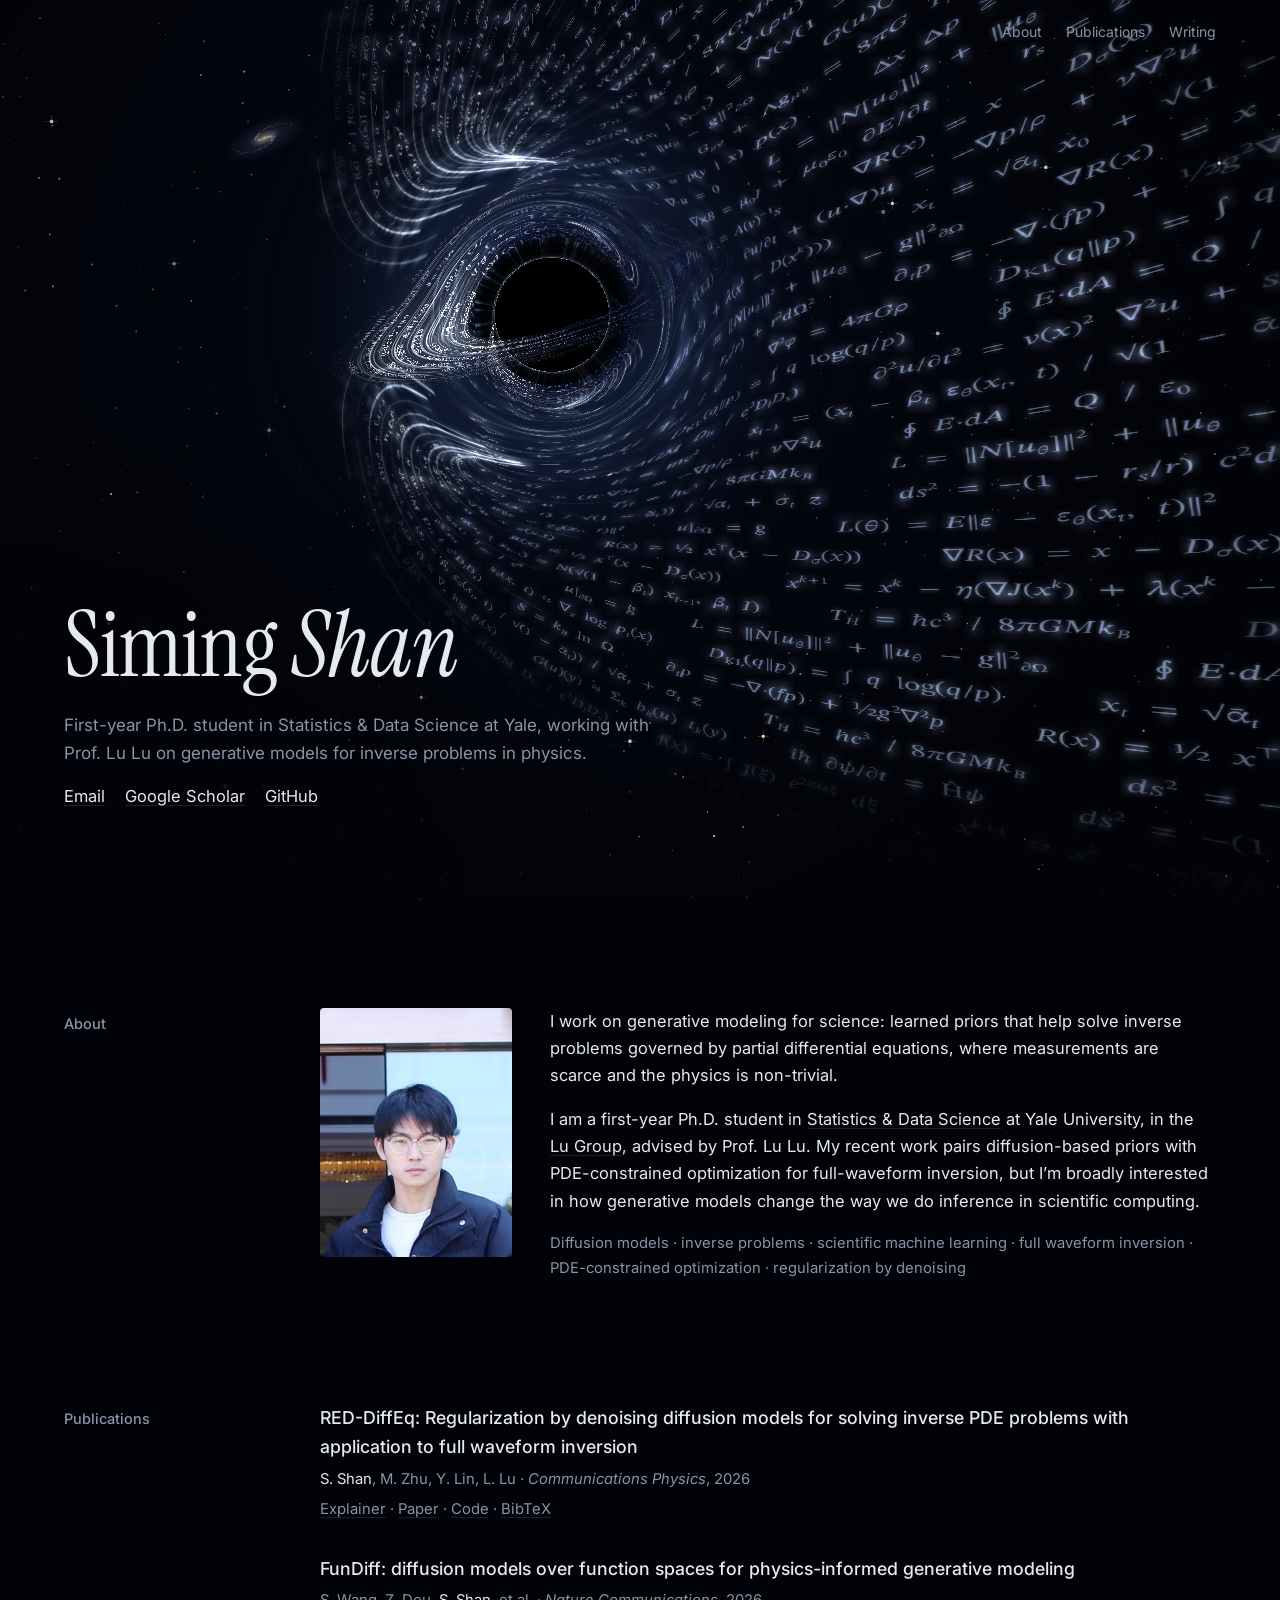
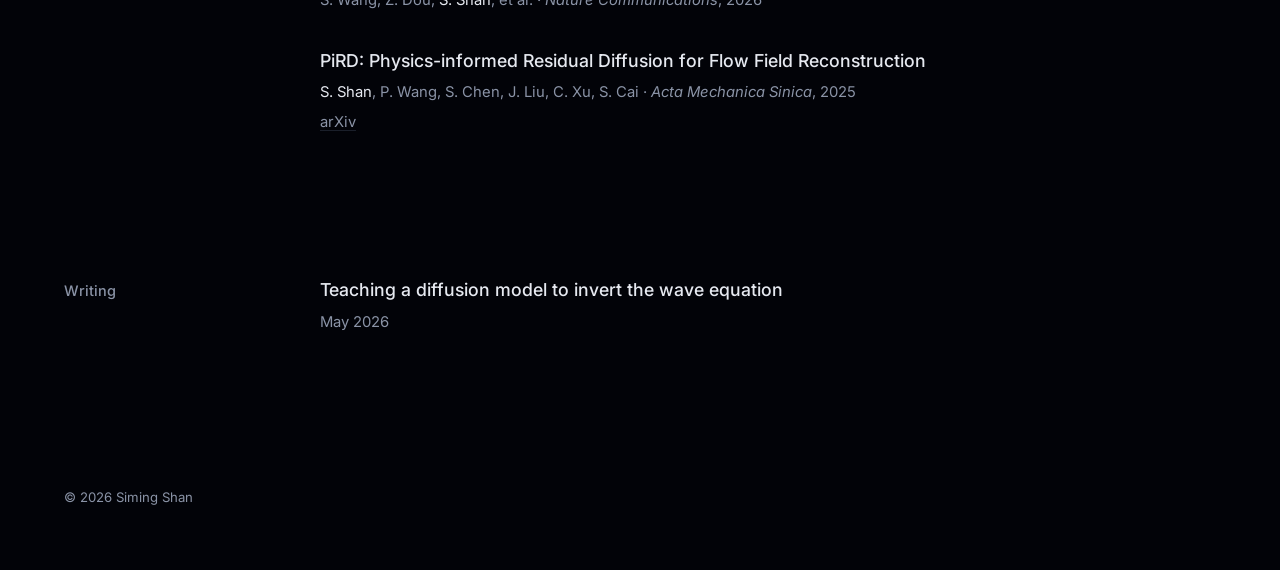
<file: index.html>
<!doctype html>
<html lang="en">
<head>
<meta charset="utf-8" />
<meta name="viewport" content="width=device-width, initial-scale=1, viewport-fit=cover" />
<title>Siming Shan</title>
<meta name="description" content="Siming Shan — first-year Ph.D. student at Yale Statistics & Data Science, Lu Group. Generative modeling for science." />
<meta name="theme-color" content="#020308" />

<meta property="og:type" content="website" />
<meta property="og:title" content="Siming Shan" />
<meta property="og:description" content="First-year Ph.D. student at Yale SDS — generative modeling for scientific inverse problems." />
<meta property="og:image" content="assets/red-diffeq-cover.jpg" />

<link rel="icon" href="data:image/svg+xml,<svg xmlns='http://www.w3.org/2000/svg' viewBox='0 0 32 32'><rect width='32' height='32' rx='8' fill='%23020308'/><ellipse cx='16' cy='16' rx='13' ry='5' fill='none' stroke='%239cc8ff' stroke-width='1.6' opacity='.85'/><circle cx='16' cy='16' r='7.4' fill='%23e9f3ff'/><circle cx='16' cy='16' r='6' fill='%23020308'/></svg>" />

<link rel="preconnect" href="https://fonts.googleapis.com" />
<link rel="preconnect" href="https://fonts.gstatic.com" crossorigin />
<link href="https://fonts.googleapis.com/css2?family=Instrument+Serif:ital@0;1&family=Inter:wght@400;500&family=STIX+Two+Text:ital@0;1&display=swap" rel="stylesheet" />

<link rel="stylesheet" href="home.css?v=2026-10-15b" />
</head>
<body>

<!-- the sky and the sheet of equations, behind everything -->
<canvas class="spacetime" aria-hidden="true"></canvas>
<!-- the black hole, ray-traced: bends the sky and the sheet around it -->
<canvas class="lens" aria-hidden="true"></canvas>

<header class="hero" id="top">
  <nav class="nav" aria-label="Sections">
    <a href="#about">About</a>
    <a href="#publications">Publications</a>
    <a href="#writing">Writing</a>
  </nav>

  <div class="hero-text">
    <h1 class="name">Siming <em>Shan</em></h1>
    <p class="role">
      First-year Ph.D. student in Statistics &amp; Data Science at Yale, working with
      Prof. Lu Lu on generative models for inverse problems in physics.
    </p>
    <p class="links">
      <a href="mailto:siming.shan@yale.edu">Email</a>
      <a href="https://scholar.google.com/citations?user=QYdmtfcAAAAJ&hl=en" target="_blank" rel="noopener">Google Scholar</a>
      <a href="https://github.com/SimingShan" target="_blank" rel="noopener">GitHub</a>
    </p>
  </div>
</header>

<main>
  <section id="about">
    <h2>About</h2>
    <div class="about">
      <img class="portrait" src="assets/portrait.jpg" alt="Portrait of Siming Shan" width="288" height="373" />
      <div>
        <p>
          I work on generative modeling for science: learned priors that help solve
          inverse problems governed by partial differential equations, where measurements
          are scarce and the physics is non-trivial.
        </p>
        <p>
          I am a first-year Ph.D. student in
          <a href="https://statistics.yale.edu/" target="_blank" rel="noopener">Statistics &amp; Data Science</a>
          at Yale University, in the <a href="https://lugroup.yale.edu/" target="_blank" rel="noopener">Lu&nbsp;Group</a>,
          advised by Prof. Lu Lu. My recent work pairs diffusion-based priors with
          PDE-constrained optimization for full-waveform inversion, but I&rsquo;m broadly
          interested in how generative models change the way we do inference in scientific
          computing.
        </p>
        <p class="muted">
          Diffusion models · inverse problems · scientific machine learning ·
          full waveform inversion · PDE-constrained optimization · regularization by denoising
        </p>
      </div>
    </div>
  </section>

  <section id="publications">
    <h2>Publications</h2>
    <ul class="list">
      <li>
        <a class="title" href="blog/red-diffeq.html">RED-DiffEq: Regularization by denoising diffusion models for solving inverse PDE problems with application to full waveform inversion</a>
        <p class="meta"><span class="me">S. Shan</span>, M. Zhu, Y. Lin, L. Lu · <em>Communications Physics</em>, 2026</p>
        <p class="meta">
          <a href="blog/red-diffeq.html">Explainer</a> ·
          <a href="https://www.nature.com/articles/s42005-026-02677-6" target="_blank" rel="noopener">Paper</a> ·
          <a href="https://github.com/lu-group/red-diffeq" target="_blank" rel="noopener">Code</a> ·
          <a href="blog/red-diffeq.html#cite-red-diffeq">BibTeX</a>
        </p>
      </li>
      <li>
        <a class="title" href="https://www.nature.com/articles/s41467-026-72292-0" target="_blank" rel="noopener">FunDiff: diffusion models over function spaces for physics-informed generative modeling</a>
        <p class="meta">S. Wang, Z. Dou, <span class="me">S. Shan</span>, et al. · <em>Nature Communications</em>, 2026</p>
      </li>
      <li>
        <a class="title" href="https://link.springer.com/article/10.1007/s10409-025-25259-x" target="_blank" rel="noopener">PiRD: Physics-informed Residual Diffusion for Flow Field Reconstruction</a>
        <p class="meta"><span class="me">S. Shan</span>, P. Wang, S. Chen, J. Liu, C. Xu, S. Cai · <em>Acta Mechanica Sinica</em>, 2025</p>
        <p class="meta"><a href="https://arxiv.org/abs/2404.08412" target="_blank" rel="noopener">arXiv</a></p>
      </li>
    </ul>
  </section>

  <section id="writing">
    <h2>Writing</h2>
    <ul class="list">
      <li>
        <a class="title" href="blog/red-diffeq.html">Teaching a diffusion model to invert the wave equation</a>
        <p class="meta">May 2026</p>
      </li>
    </ul>
  </section>

  <footer>
    <p>&copy; 2026 Siming Shan</p>
  </footer>
</main>

<script src="home.js?v=2026-10-15b"></script>

<!-- visitor analytics -->
<script data-goatcounter="https://simingshan.goatcounter.com/count" async src="//gc.zgo.at/count.js"></script>
</body>
</html>
</file>
<file: home.css>
/* Siming Shan — homepage. Black, a sky of stars, and as little else as possible. */

:root {
  --bg: #020308;
  --text: #e6e9f0;
  --muted: #8a93a6;
  --accent: #9cc8ff;
  --line: rgba(176, 202, 255, .14);
  --sans: "Inter", system-ui, -apple-system, "Segoe UI", Roboto, sans-serif;
  --serif: "Instrument Serif", Georgia, serif;
  --gutter: clamp(20px, 5vw, 64px);
  color-scheme: dark;
}

* { box-sizing: border-box; }
html { background: var(--bg); scroll-behavior: smooth; }
@media (prefers-reduced-motion: reduce) { html { scroll-behavior: auto; } }

body {
  margin: 0;
  background: var(--bg);
  color: var(--text);
  font: clamp(16px, 0.35vw + 12px, 20px)/1.65 var(--sans);   /* grows a little on big screens */
  -webkit-font-smoothing: antialiased;
}

a { color: var(--text); text-decoration: underline; text-decoration-color: var(--line); text-underline-offset: 3px; }
a:hover { color: var(--accent); text-decoration-color: var(--accent); }
a:focus-visible { outline: 1px solid var(--accent); outline-offset: 3px; }
::selection { background: var(--accent); color: var(--bg); }

/* the sky (stars, galaxy) and the black hole live on fixed canvases behind the page */
.spacetime, .lens {
  position: fixed; left: 0; top: 0; z-index: 0;
  width: 100%; height: 100vh; height: 100lvh;
  pointer-events: none;
}
.hero, main { position: relative; z-index: 1; }

/* ---------- Hero ---------- */
.hero { height: 100vh; height: 100svh; min-height: 560px; }

.nav {
  position: absolute; top: 0; right: 0;
  display: flex; gap: 24px;
  padding: 20px var(--gutter);
  font-size: 14px;
}
.nav a { color: var(--muted); text-decoration: none; }
.nav a:hover { color: var(--text); }

.hero-text {
  position: absolute;
  left: var(--gutter); bottom: clamp(56px, 10vh, 112px);
  max-width: min(640px, 48vw);
}
.name {
  font: 400 clamp(52px, 7vw, 104px)/1 var(--serif);
  letter-spacing: -.01em;
  margin: 0 0 20px;
}
.role { color: var(--muted); font-size: clamp(17px, 1.3vw, 19px); margin: 0 0 16px; }
.links { display: flex; flex-wrap: wrap; gap: 20px; margin: 0; }

/* ---------- Sections: lined up with the name, heading column + content ---------- */
main { max-width: 1800px; margin: 0; padding: 0 var(--gutter); }
section {
  display: grid;
  grid-template-columns: clamp(140px, 16vw, 300px) minmax(0, 1fr);
  gap: clamp(32px, 4vw, 72px);
  padding-top: clamp(96px, 12vh, 140px);
}
h2 { font-size: .88em; font-weight: 500; color: var(--muted); margin: .25em 0 0; }
p { margin: 0 0 1em; max-width: 90ch; }
.muted { color: var(--muted); font-size: .9em; }

.about {
  display: grid;
  grid-template-columns: clamp(160px, 15vw, 280px) minmax(0, 1fr);
  gap: clamp(28px, 3vw, 56px);
  align-items: start;
}
.portrait { width: 100%; height: auto; border-radius: 4px; display: block; }

.list { list-style: none; margin: 0; padding: 0; }
.list li { margin: 0 0 2em; }
.title { font-weight: 500; font-size: 1.08em; text-decoration: none; }
.title:hover { text-decoration: underline; }
.meta { color: var(--muted); font-size: .9em; margin: .35em 0 0; }
.meta a { color: var(--muted); }
.meta a:hover { color: var(--accent); }
.me { color: var(--text); }

footer { padding: 120px 0 48px; color: var(--muted); font-size: .8em; }

@media (max-width: 960px) {
  section { grid-template-columns: 1fr; gap: 20px; padding-top: 88px; }
  .about { grid-template-columns: 160px minmax(0, 1fr); gap: 28px; }
}
@media (max-width: 820px) {
  .hero-text { max-width: none; right: var(--gutter); bottom: 48px; }
}
@media (max-width: 600px) {
  .about { grid-template-columns: 1fr; }
  .portrait { width: 140px; }
}
</file>
